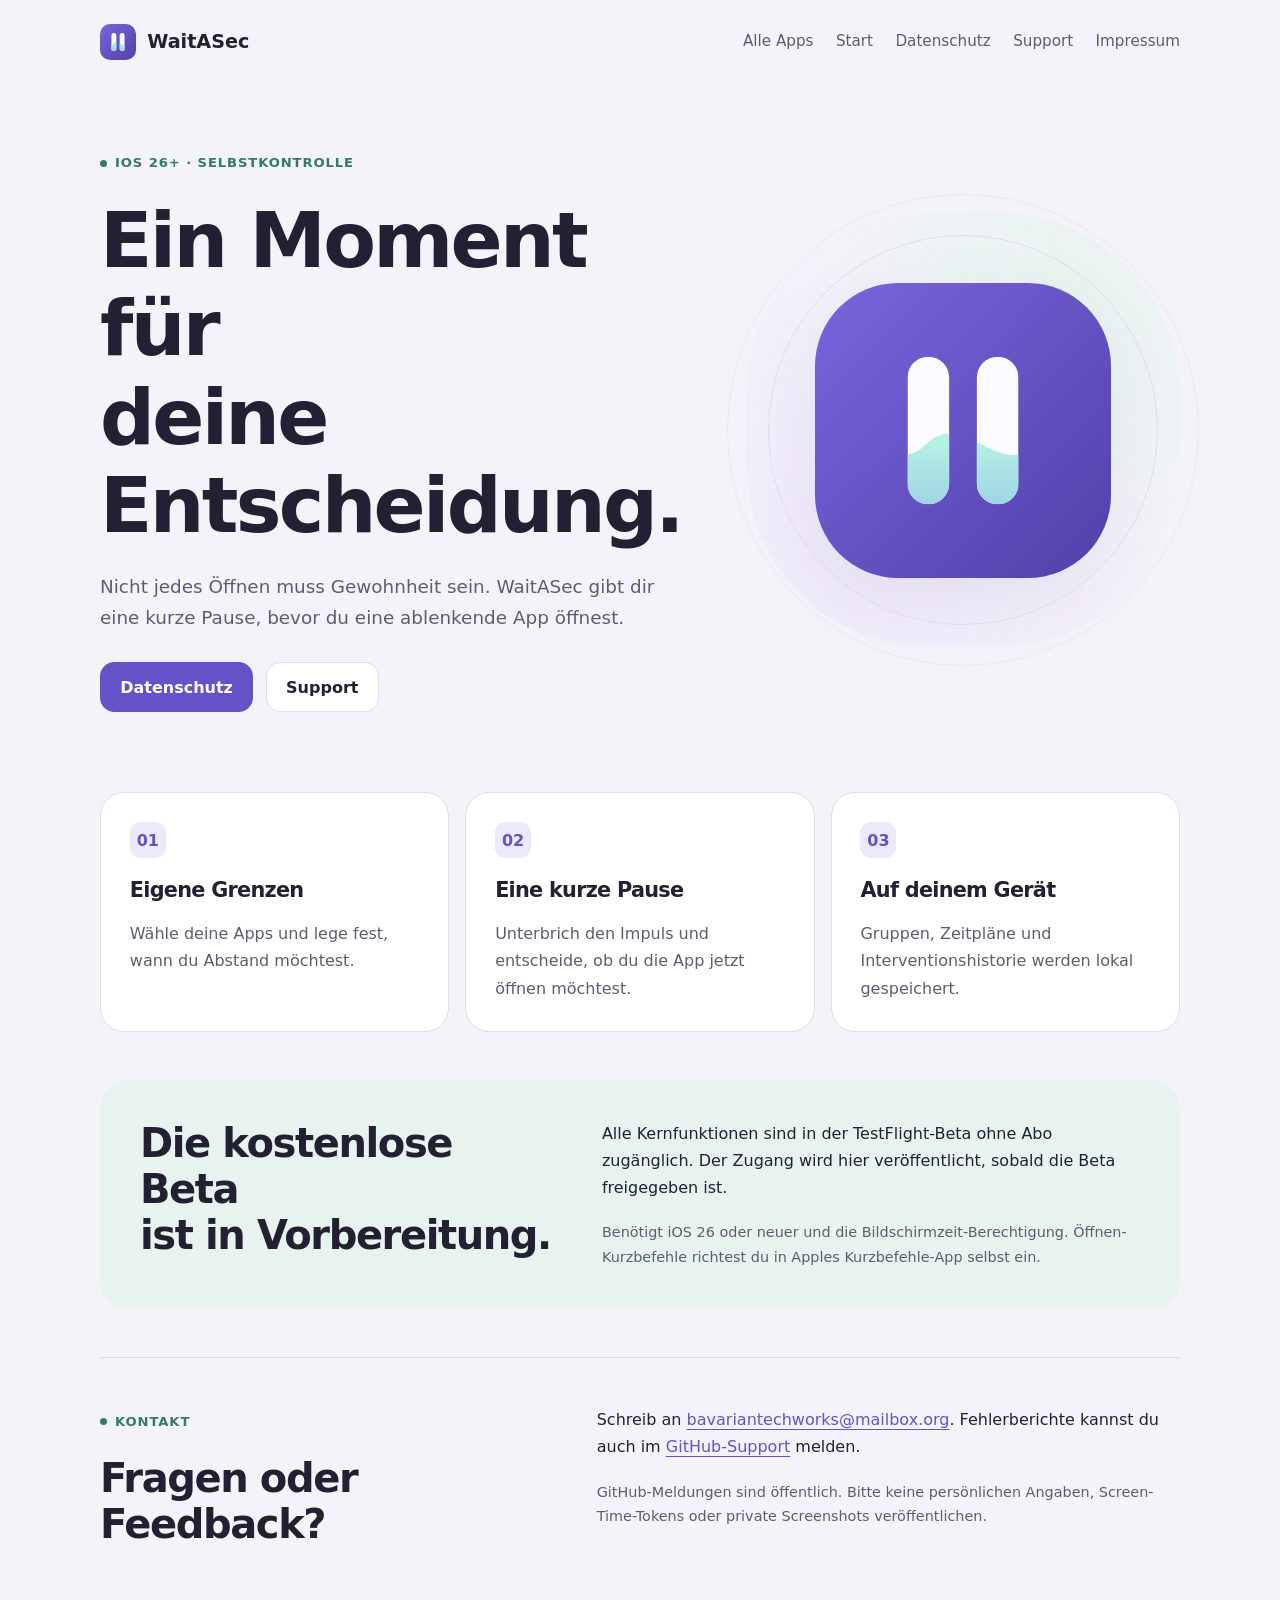
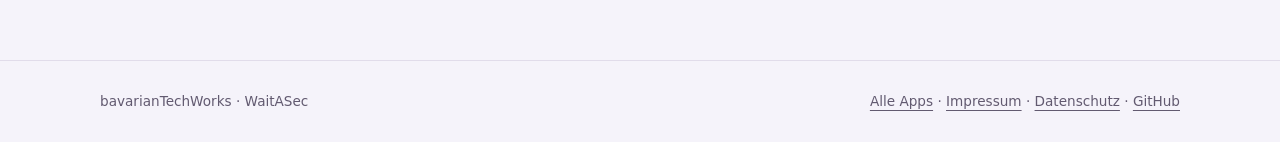
<file: index.html>
<!doctype html>
<html lang="de">
  <head>
    <meta charset="utf-8" />
    <meta name="viewport" content="width=device-width,initial-scale=1" />
    <meta
      name="description"
      content="Eine bewusste Pause vor dem Öffnen ablenkender Apps. Offizielle Informationen, Datenschutz und Support für WaitASec."
    />
    <meta name="theme-color" content="#6552c8" />
    <title>WaitASec — Ein Moment für deine Entscheidung</title>
    <link rel="icon" href="icon.svg?v=20261002-a" type="image/svg+xml" />
    <link rel="stylesheet" href="style.css?v=20261002-a" />
  </head>
  <body>
    <a class="skip" href="#main">Zum Inhalt</a>
    <header class="container header">
      <a class="brand" href="./"
        ><img src="icon.svg?v=20261002-a" alt="" width="36" height="36" />WaitASec</a
      >
      <nav aria-label="Hauptnavigation">
        <a href="https://makki93.github.io/">Alle Apps</a>
        <a href="./">Start</a><a href="privacy/">Datenschutz</a
        ><a href="#support">Support</a>
      <a href="https://makki93.github.io/impressum.html">Impressum</a>
      </nav>
    </header>
    <main id="main" class="container">
      <section class="hero">
        <div>
          <p class="eyebrow">iOS 26+ · Selbstkontrolle</p>
          <h1>Ein Moment für<br />deine Entscheidung.</h1>
          <p class="lead">
            Nicht jedes Öffnen muss Gewohnheit sein. WaitASec gibt dir eine
            kurze Pause, bevor du eine ablenkende App öffnest.
          </p>
          <div class="actions">
            <a class="button" href="privacy/">Datenschutz</a
            ><a class="button secondary" href="#support">Support</a>
          </div>
        </div>
        <div class="art" aria-hidden="true">
          <div class="orb">
            <img src="icon.svg?v=20261002-a" alt="" width="256" height="256" />
          </div>
        </div>
      </section>
      <section class="grid" aria-label="Funktionen">
        <article class="card">
          <span class="number" aria-hidden="true">01</span>
          <h2 style="font-size: 1.3rem">Eigene Grenzen</h2>
          <p>Wähle deine Apps und lege fest, wann du Abstand möchtest.</p>
        </article>
        <article class="card">
          <span class="number" aria-hidden="true">02</span>
          <h2 style="font-size: 1.3rem">Eine kurze Pause</h2>
          <p>
            Unterbrich den Impuls und entscheide, ob du die App jetzt öffnen
            möchtest.
          </p>
        </article>
        <article class="card">
          <span class="number" aria-hidden="true">03</span>
          <h2 style="font-size: 1.3rem">Auf deinem Gerät</h2>
          <p>
            Gruppen, Zeitpläne und Interventionshistorie werden lokal
            gespeichert.
          </p>
        </article>
      </section>
      <section class="section">
        <div class="beta">
          <h2>Die kostenlose Beta<br />ist in Vorbereitung.</h2>
          <div>
            <p>
              Alle Kernfunktionen sind in der TestFlight-Beta ohne Abo
              zugänglich. Der Zugang wird hier veröffentlicht, sobald die Beta
              freigegeben ist.
            </p>
            <p class="small">
              Benötigt iOS 26 oder neuer und die Bildschirmzeit-Berechtigung.
              Öffnen-Kurzbefehle richtest du in Apples Kurzbefehle-App selbst
              ein.
            </p>
          </div>
        </div>
      </section>
      <section id="support" class="section support">
        <div>
          <p class="eyebrow">Kontakt</p>
          <h2>Fragen oder Feedback?</h2>
        </div>
        <div>
          <p>
            Schreib an
            <a href="mailto:bavariantechworks@mailbox.org"
              >bavariantechworks@mailbox.org</a
            >. Fehlerberichte kannst du auch im
            <a href="https://github.com/Makki93/WaitASec-Info/issues"
              >GitHub-Support</a
            >
            melden.
          </p>
          <p class="small">
            GitHub-Meldungen sind öffentlich. Bitte keine persönlichen Angaben,
            Screen-Time-Tokens oder private Screenshots veröffentlichen.
          </p>
        </div>
      </section>
    </main>
    <footer>
      <div class="container footer">
        <p>bavarianTechWorks · WaitASec</p>
        <div>
          <a href="https://makki93.github.io/">Alle Apps</a> · <a href="https://makki93.github.io/impressum.html">Impressum</a> ·
          <a href="privacy/">Datenschutz</a> ·
          <a href="https://github.com/Makki93/WaitASec-Info">GitHub</a>
        </div>
      </div>
    </footer>
  </body>
</html>
</file>
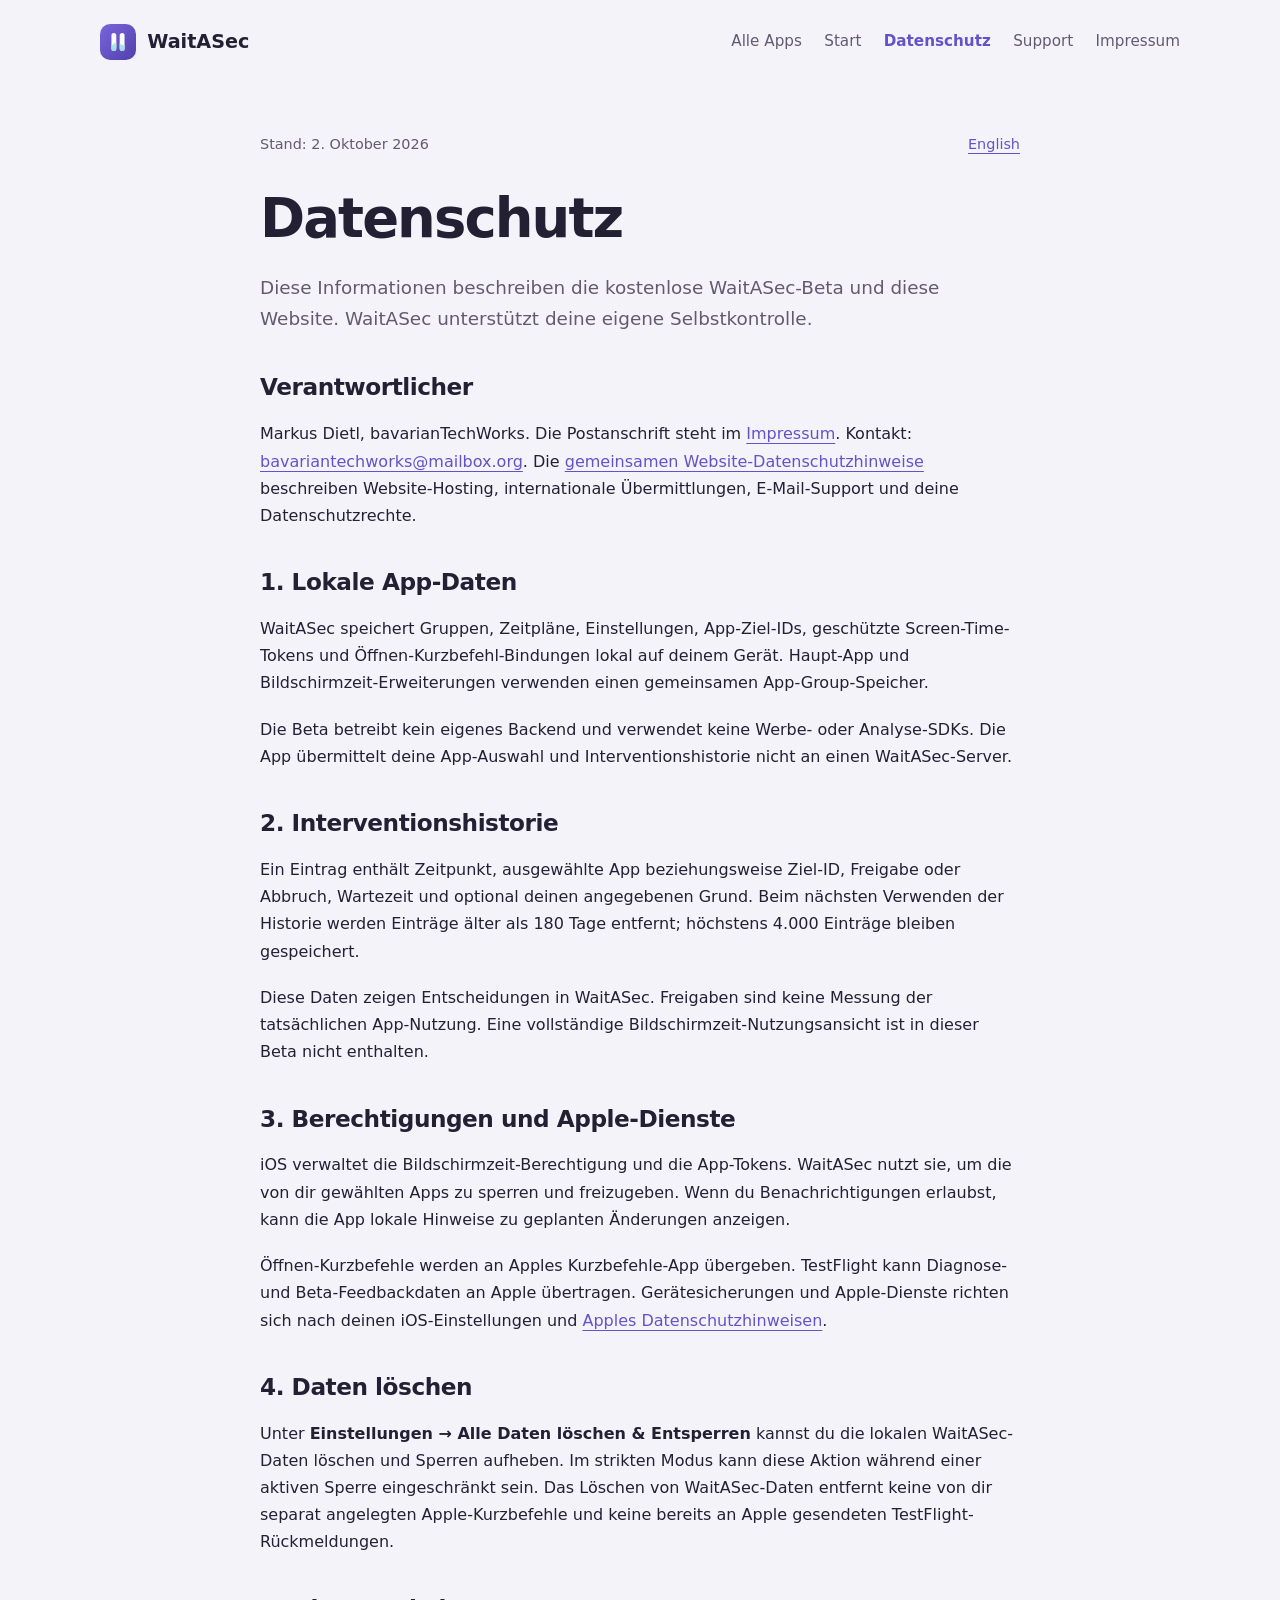
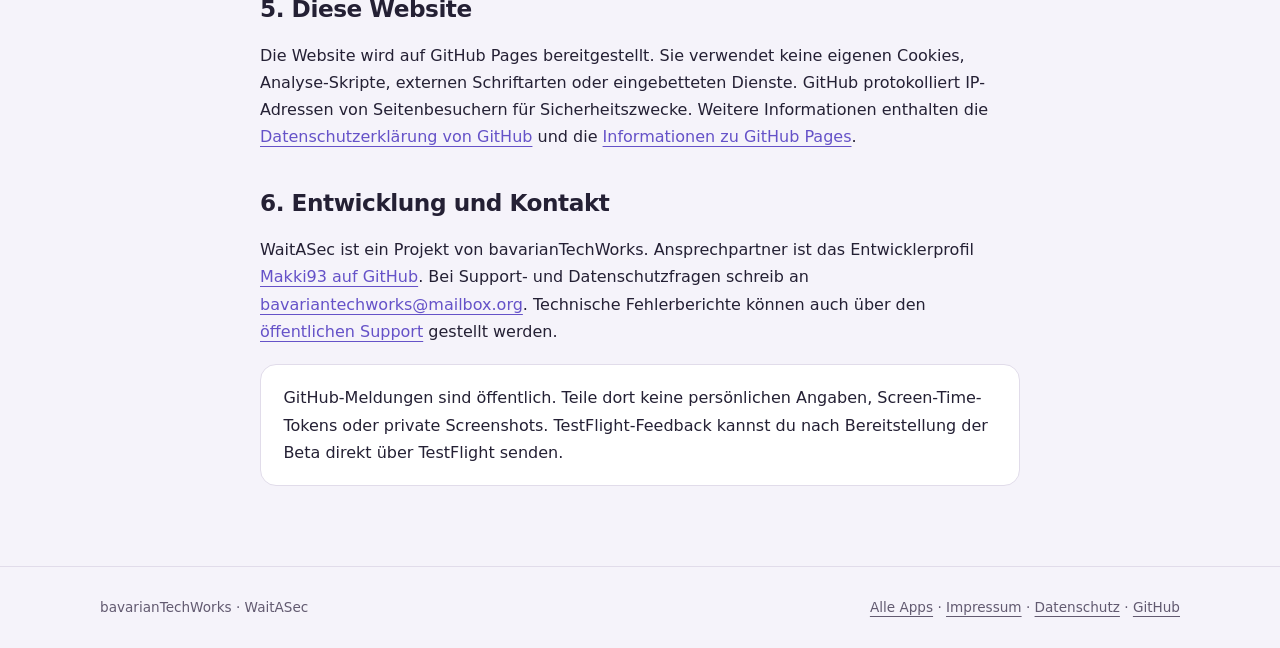
<file: privacy/index.html>
<!doctype html>
<html lang="de">
  <head>
    <meta charset="utf-8" />
    <meta name="viewport" content="width=device-width,initial-scale=1" />
    <meta
      name="description"
      content="Datenschutz der WaitASec-Beta: lokale Daten, Interventionshistorie, Apple-Dienste und GitHub Pages."
    />
    <meta name="theme-color" content="#6552c8" />
    <title>WaitASec — Datenschutz</title>
    <link rel="icon" href="../icon.svg?v=20261002-a" type="image/svg+xml" />
    <link rel="stylesheet" href="../style.css?v=20261002-a" />
  </head>
  <body>
    <a class="skip" href="#main">Zum Inhalt</a>
    <header class="container header">
      <a class="brand" href="../"
        ><img src="../icon.svg?v=20261002-a" alt="" width="36" height="36" />WaitASec</a
      >
      <nav aria-label="Hauptnavigation">
        <a href="https://makki93.github.io/">Alle Apps</a>
        <a href="../">Start</a><a href="./" aria-current="page">Datenschutz</a
        ><a href="../#support">Support</a>
      <a href="https://makki93.github.io/impressum.html">Impressum</a>
      </nav>
    </header>
    <main id="main" class="container document">
      <div class="meta">
        <span>Stand: 2. Oktober 2026</span
        ><a href="en/" lang="en" hreflang="en">English</a>
      </div>
      <h1>Datenschutz</h1>
      <p class="intro">
        Diese Informationen beschreiben die kostenlose WaitASec-Beta und diese
        Website. WaitASec unterstützt deine eigene Selbstkontrolle.
      </p>
      <h2>Verantwortlicher</h2><p>Markus Dietl, bavarianTechWorks. Die Postanschrift steht im <a href="https://makki93.github.io/impressum.html">Impressum</a>. Kontakt: <a href="mailto:bavariantechworks@mailbox.org">bavariantechworks@mailbox.org</a>. Die <a href="https://makki93.github.io/privacy.html">gemeinsamen Website-Datenschutzhinweise</a> beschreiben Website-Hosting, internationale Übermittlungen, E-Mail-Support und deine Datenschutzrechte.</p>
      <h2>1. Lokale App-Daten</h2>
      <p>
        WaitASec speichert Gruppen, Zeitpläne, Einstellungen, App-Ziel-IDs,
        geschützte Screen-Time-Tokens und Öffnen-Kurzbefehl-Bindungen lokal auf
        deinem Gerät. Haupt-App und Bildschirmzeit-Erweiterungen verwenden einen
        gemeinsamen App-Group-Speicher.
      </p>
      <p>
        Die Beta betreibt kein eigenes Backend und verwendet keine Werbe- oder
        Analyse-SDKs. Die App übermittelt deine App-Auswahl und
        Interventionshistorie nicht an einen WaitASec-Server.
      </p>
      <h2>2. Interventionshistorie</h2>
      <p>
        Ein Eintrag enthält Zeitpunkt, ausgewählte App beziehungsweise Ziel-ID,
        Freigabe oder Abbruch, Wartezeit und optional deinen angegebenen Grund.
        Beim nächsten Verwenden der Historie werden Einträge älter als 180 Tage
        entfernt; höchstens 4.000 Einträge bleiben gespeichert.
      </p>
      <p>
        Diese Daten zeigen Entscheidungen in WaitASec. Freigaben sind keine
        Messung der tatsächlichen App-Nutzung. Eine vollständige
        Bildschirmzeit-Nutzungsansicht ist in dieser Beta nicht enthalten.
      </p>
      <h2>3. Berechtigungen und Apple-Dienste</h2>
      <p>
        iOS verwaltet die Bildschirmzeit-Berechtigung und die App-Tokens.
        WaitASec nutzt sie, um die von dir gewählten Apps zu sperren und
        freizugeben. Wenn du Benachrichtigungen erlaubst, kann die App lokale
        Hinweise zu geplanten Änderungen anzeigen.
      </p>
      <p>
        Öffnen-Kurzbefehle werden an Apples Kurzbefehle-App übergeben.
        TestFlight kann Diagnose- und Beta-Feedbackdaten an Apple übertragen.
        Gerätesicherungen und Apple-Dienste richten sich nach deinen
        iOS-Einstellungen und
        <a href="https://www.apple.com/legal/privacy/de-ww/"
          >Apples Datenschutzhinweisen</a
        >.
      </p>
      <h2>4. Daten löschen</h2>
      <p>
        Unter
        <strong>Einstellungen → Alle Daten löschen &amp; Entsperren</strong>
        kannst du die lokalen WaitASec-Daten löschen und Sperren aufheben. Im
        strikten Modus kann diese Aktion während einer aktiven Sperre
        eingeschränkt sein. Das Löschen von WaitASec-Daten entfernt keine von
        dir separat angelegten Apple-Kurzbefehle und keine bereits an Apple
        gesendeten TestFlight-Rückmeldungen.
      </p>
      <h2>5. Diese Website</h2>
      <p>
        Die Website wird auf GitHub Pages bereitgestellt. Sie verwendet keine
        eigenen Cookies, Analyse-Skripte, externen Schriftarten oder
        eingebetteten Dienste. GitHub protokolliert IP-Adressen von
        Seitenbesuchern für Sicherheitszwecke. Weitere Informationen enthalten
        die
        <a
          href="https://docs.github.com/en/site-policy/privacy-policies/github-general-privacy-statement"
          >Datenschutzerklärung von GitHub</a
        >
        und die
        <a
          href="https://docs.github.com/en/pages/getting-started-with-github-pages/what-is-github-pages"
          >Informationen zu GitHub Pages</a
        >.
      </p>
      <h2>6. Entwicklung und Kontakt</h2>
      <p>
        WaitASec ist ein Projekt von bavarianTechWorks. Ansprechpartner ist das
        Entwicklerprofil
        <a href="https://github.com/Makki93">Makki93 auf GitHub</a>. Bei
        Support- und Datenschutzfragen schreib an
        <a href="mailto:bavariantechworks@mailbox.org"
          >bavariantechworks@mailbox.org</a
        >. Technische Fehlerberichte können auch über den
        <a href="https://github.com/Makki93/WaitASec-Info/issues"
          >öffentlichen Support</a
        >
        gestellt werden.
      </p>
      <div class="notice">
        <p>
          GitHub-Meldungen sind öffentlich. Teile dort keine persönlichen
          Angaben, Screen-Time-Tokens oder private Screenshots.
          TestFlight-Feedback kannst du nach Bereitstellung der Beta direkt über
          TestFlight senden.
        </p>
      </div>
    </main>
    <footer>
      <div class="container footer">
        <p>bavarianTechWorks · WaitASec</p>
        <div>
          <a href="https://makki93.github.io/">Alle Apps</a> · <a href="https://makki93.github.io/impressum.html">Impressum</a> ·
          <a href="../privacy/">Datenschutz</a> ·
          <a href="https://github.com/Makki93/WaitASec-Info">GitHub</a>
        </div>
      </div>
    </footer>
  </body>
</html>
</file>
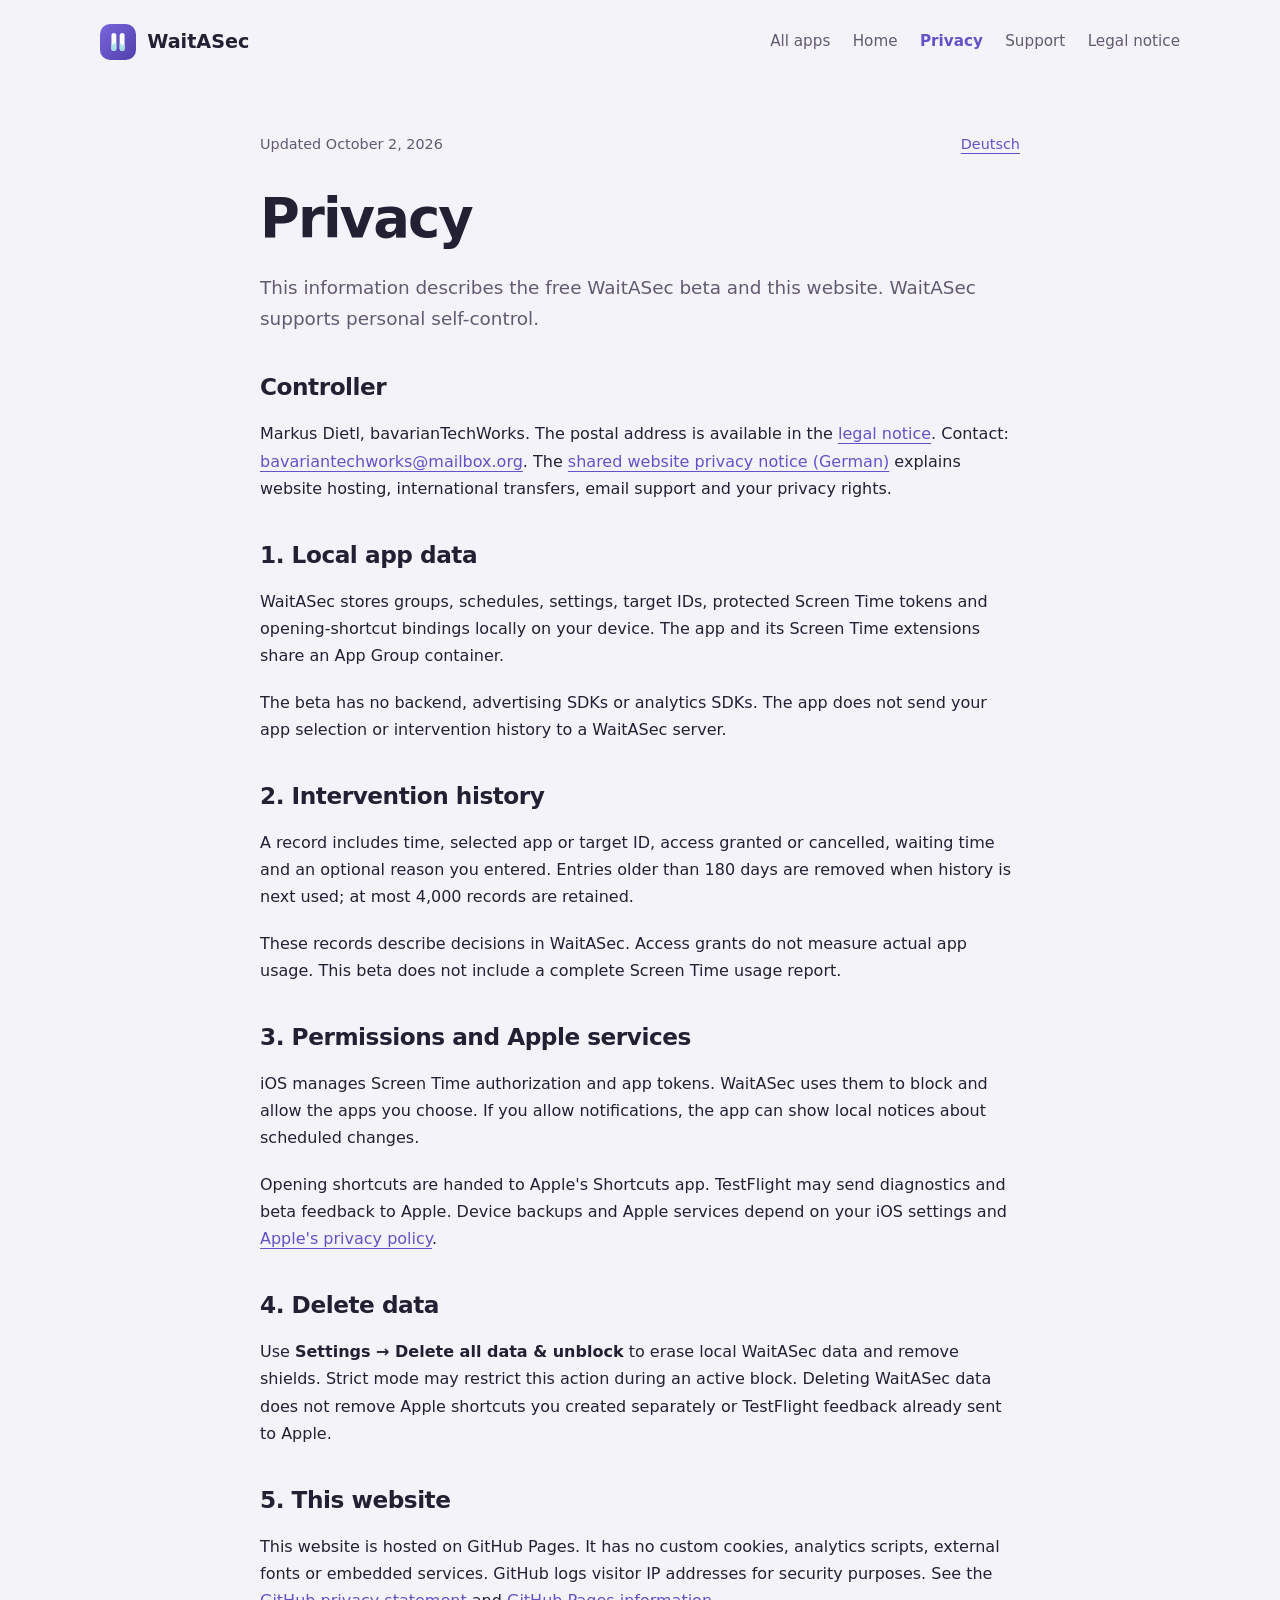
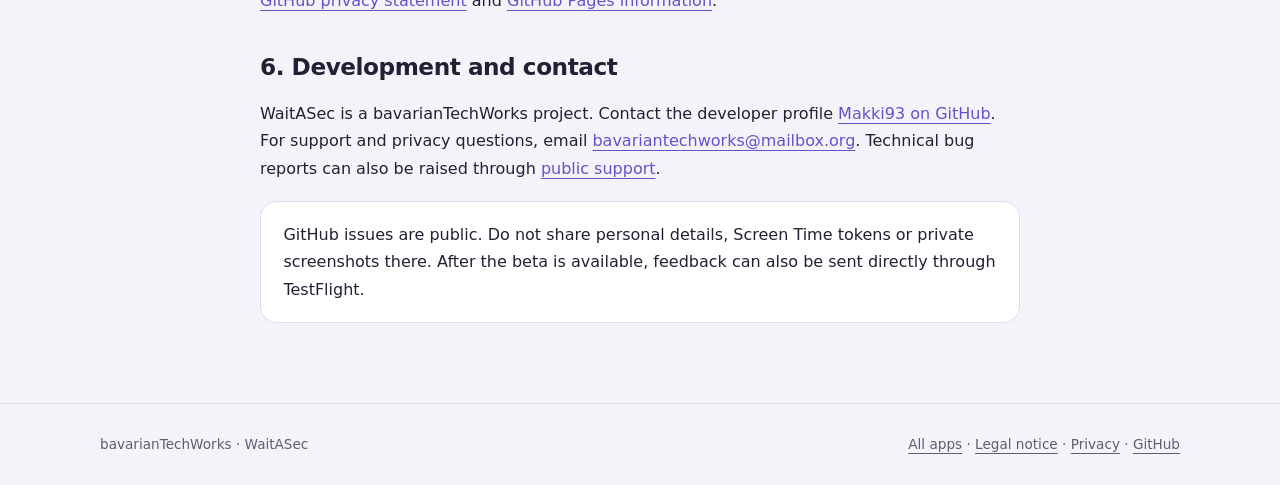
<file: privacy/en/index.html>
<!doctype html>
<html lang="en">
  <head>
    <meta charset="utf-8" />
    <meta name="viewport" content="width=device-width,initial-scale=1" />
    <meta
      name="description"
      content="Privacy information for the WaitASec beta: local storage, intervention history, Apple services and GitHub Pages."
    />
    <meta name="theme-color" content="#6552c8" />
    <title>WaitASec — Privacy</title>
    <link rel="icon" href="../../icon.svg?v=20261002-a" type="image/svg+xml" />
    <link rel="stylesheet" href="../../style.css?v=20261002-a" />
  </head>
  <body>
    <a class="skip" href="#main">Skip to content</a>
    <header class="container header">
      <a class="brand" href="../../"
        ><img src="../../icon.svg?v=20261002-a" alt="" width="36" height="36" />WaitASec</a
      >
      <nav aria-label="Main navigation">
        <a href="https://makki93.github.io/">All apps</a>
        <a href="../../">Home</a><a href="./" aria-current="page">Privacy</a
        ><a href="../../#support">Support</a>
      <a href="https://makki93.github.io/impressum.html">Legal notice</a>
      </nav>
    </header>
    <main id="main" class="container document">
      <div class="meta">
        <span>Updated October 2, 2026</span
        ><a href="../" lang="de" hreflang="de">Deutsch</a>
      </div>
      <h1>Privacy</h1>
      <p class="intro">
        This information describes the free WaitASec beta and this website.
        WaitASec supports personal self-control.
      </p>
      <h2>Controller</h2><p>Markus Dietl, bavarianTechWorks. The postal address is available in the <a href="https://makki93.github.io/impressum.html">legal notice</a>. Contact: <a href="mailto:bavariantechworks@mailbox.org">bavariantechworks@mailbox.org</a>. The <a href="https://makki93.github.io/privacy.html" lang="de">shared website privacy notice (German)</a> explains website hosting, international transfers, email support and your privacy rights.</p>
      <h2>1. Local app data</h2>
      <p>
        WaitASec stores groups, schedules, settings, target IDs, protected
        Screen Time tokens and opening-shortcut bindings locally on your device.
        The app and its Screen Time extensions share an App Group container.
      </p>
      <p>
        The beta has no backend, advertising SDKs or analytics SDKs. The app
        does not send your app selection or intervention history to a WaitASec
        server.
      </p>
      <h2>2. Intervention history</h2>
      <p>
        A record includes time, selected app or target ID, access granted or
        cancelled, waiting time and an optional reason you entered. Entries
        older than 180 days are removed when history is next used; at most 4,000
        records are retained.
      </p>
      <p>
        These records describe decisions in WaitASec. Access grants do not
        measure actual app usage. This beta does not include a complete Screen
        Time usage report.
      </p>
      <h2>3. Permissions and Apple services</h2>
      <p>
        iOS manages Screen Time authorization and app tokens. WaitASec uses them
        to block and allow the apps you choose. If you allow notifications, the
        app can show local notices about scheduled changes.
      </p>
      <p>
        Opening shortcuts are handed to Apple's Shortcuts app. TestFlight may
        send diagnostics and beta feedback to Apple. Device backups and Apple
        services depend on your iOS settings and
        <a href="https://www.apple.com/legal/privacy/en-ww/"
          >Apple's privacy policy</a
        >.
      </p>
      <h2>4. Delete data</h2>
      <p>
        Use <strong>Settings → Delete all data &amp; unblock</strong> to erase
        local WaitASec data and remove shields. Strict mode may restrict this
        action during an active block. Deleting WaitASec data does not remove
        Apple shortcuts you created separately or TestFlight feedback already
        sent to Apple.
      </p>
      <h2>5. This website</h2>
      <p>
        This website is hosted on GitHub Pages. It has no custom cookies,
        analytics scripts, external fonts or embedded services. GitHub logs
        visitor IP addresses for security purposes. See the
        <a
          href="https://docs.github.com/en/site-policy/privacy-policies/github-general-privacy-statement"
          >GitHub privacy statement</a
        >
        and
        <a
          href="https://docs.github.com/en/pages/getting-started-with-github-pages/what-is-github-pages"
          >GitHub Pages information</a
        >.
      </p>
      <h2>6. Development and contact</h2>
      <p>
        WaitASec is a bavarianTechWorks project. Contact the developer profile
        <a href="https://github.com/Makki93">Makki93 on GitHub</a>. For support
        and privacy questions, email
        <a href="mailto:bavariantechworks@mailbox.org"
          >bavariantechworks@mailbox.org</a
        >. Technical bug reports can also be raised through
        <a href="https://github.com/Makki93/WaitASec-Info/issues"
          >public support</a
        >.
      </p>
      <div class="notice">
        <p>
          GitHub issues are public. Do not share personal details, Screen Time
          tokens or private screenshots there. After the beta is available,
          feedback can also be sent directly through TestFlight.
        </p>
      </div>
    </main>
    <footer>
      <div class="container footer">
        <p>bavarianTechWorks · WaitASec</p>
        <div>
          <a href="https://makki93.github.io/">All apps</a> · <a href="https://makki93.github.io/impressum.html">Legal notice</a> ·
          <a href="./">Privacy</a> ·
          <a href="https://github.com/Makki93/WaitASec-Info">GitHub</a>
        </div>
      </div>
    </footer>
  </body>
</html>
</file>
<file: style.css>
:root {
  color-scheme: light dark;
  --bg: #f5f3fa;
  --surface: #fff;
  --ink: #242034;
  --muted: #625a70;
  --accent: #6552c8;
  --line: #e1dcea;
  --mint: #337b65;
  --wash: #ede8fa;
  --mintwash: #e6f3ee;
  --shadow: 0 24px 70px #3e2c7010;
  font-family:
    ui-sans-serif,
    system-ui,
    -apple-system,
    BlinkMacSystemFont,
    "Segoe UI",
    sans-serif;
}
* {
  box-sizing: border-box;
}
html {
  scroll-padding-top: 2rem;
}
body {
  margin: 0;
  background: var(--bg);
  color: var(--ink);
  font-size: 1rem;
  line-height: 1.7;
}
a {
  color: var(--accent);
  text-underline-offset: 4px;
}
a:hover {
  text-decoration-thickness: 2px;
}
a:focus-visible,
summary:focus-visible {
  outline: 3px solid var(--mint);
  outline-offset: 5px;
  border-radius: 4px;
}
h1,
h2,
h3,
p {
  margin-top: 0;
}
h1,
h2,
h3 {
  line-height: 1.15;
  letter-spacing: -0.035em;
}
h1 {
  font-size: clamp(2.7rem, 6vw, 4.8rem);
  font-weight: 750;
  margin-bottom: 1.3rem;
}
h2 {
  font-size: clamp(1.8rem, 3.5vw, 2.5rem);
}
h3 {
  font-size: 1.3rem;
}
p {
  margin-bottom: 1.2rem;
}
.container {
  width: min(1080px, 100% - 3rem);
  margin-inline: auto;
}
.skip {
  position: absolute;
  left: 1rem;
  top: -5rem;
  background: var(--surface);
  padding: 0.6rem 1rem;
  z-index: 10;
}
.skip:focus {
  top: 1rem;
}
.header {
  display: flex;
  flex-wrap: wrap;
  align-items: center;
  justify-content: space-between;
  gap: 1rem;
  padding-block: 1.5rem;
}
.brand {
  display: flex;
  align-items: center;
  gap: 0.7rem;
  text-decoration: none;
  color: var(--ink);
  font-size: 1.2rem;
  font-weight: 750;
}
.brand img {
  width: 36px;
  height: 36px;
}
nav {
  display: flex;
  flex-wrap: wrap;
  gap: 1.4rem;
}
nav a {
  font-size: 0.95rem;
  color: var(--muted);
  text-decoration: none;
}
nav a[aria-current="page"] {
  color: var(--accent);
  font-weight: 650;
}
.hero {
  display: grid;
  grid-template-columns: 1.2fr 1fr;
  gap: 4rem;
  align-items: center;
  padding-block: 4rem 5rem;
}
.eyebrow {
  display: inline-flex;
  align-items: center;
  gap: 0.5rem;
  color: var(--mint);
  font-size: 0.82rem;
  font-weight: 650;
  letter-spacing: 0.07em;
  text-transform: uppercase;
  margin-bottom: 1.4rem;
}
.eyebrow:before {
  content: "";
  width: 7px;
  height: 7px;
  background: currentColor;
  border-radius: 50%;
}
.lead {
  font-size: 1.15rem;
  color: var(--muted);
  max-width: 36rem;
}
.actions {
  display: flex;
  gap: 0.8rem;
  flex-wrap: wrap;
  margin-top: 1.8rem;
}
.button {
  display: inline-flex;
  align-items: center;
  justify-content: center;
  min-height: 48px;
  padding: 0.65rem 1.2rem;
  text-decoration: none;
  font-weight: 650;
  border-radius: 14px;
  background: var(--accent);
  color: var(--surface);
  border: 1px solid var(--accent);
}
.button.secondary {
  background: var(--surface);
  color: var(--ink);
  border-color: var(--line);
}
.art {
  position: relative;
  aspect-ratio: 1;
  background:
    radial-gradient(ellipse at 70% 25%, var(--mintwash), transparent 60%),
    radial-gradient(ellipse at 30% 70%, var(--wash), transparent 70%);
  display: grid;
  place-items: center;
  border-radius: 42%;
}
.orb {
  position: relative;
  display: grid;
  place-items: center;
  width: 68%;
  aspect-ratio: 1;
  border-radius: 28%;
  box-shadow: var(--shadow);
}
.orb:before,
.orb:after {
  content: "";
  position: absolute;
  inset: -16%;
  border: 1px solid var(--line);
  border-radius: 50%;
}
.orb:after {
  inset: -30%;
  opacity: 0.5;
}
.orb img {
  display: block;
  width: 100%;
  height: auto;
}
.grid {
  display: grid;
  grid-template-columns: repeat(3, 1fr);
  gap: 1rem;
}
.card {
  background: var(--surface);
  border: 1px solid var(--line);
  padding: 1.8rem;
  border-radius: 24px;
}
.card p {
  color: var(--muted);
  margin: 0;
}
.number {
  display: inline-grid;
  place-items: center;
  width: 36px;
  height: 36px;
  background: var(--wash);
  color: var(--accent);
  border-radius: 11px;
  font-weight: 650;
  margin-bottom: 1.3rem;
}
.section {
  padding-block: 3rem;
}
.beta {
  display: grid;
  grid-template-columns: 1fr 1.3fr;
  gap: 3rem;
  padding: 2.5rem;
  background: var(--mintwash);
  border-radius: 28px;
}
.beta h2 {
  margin: 0;
}
.beta p:last-child {
  margin: 0;
}
.support {
  border-top: 1px solid var(--line);
  display: grid;
  grid-template-columns: 1fr 1.3fr;
  gap: 3rem;
}
.small {
  font-size: 0.9rem;
  color: var(--muted);
}
footer {
  border-top: 1px solid var(--line);
  padding-block: 1.8rem;
  margin-top: 2rem;
}
.footer {
  display: flex;
  justify-content: space-between;
  gap: 1rem;
  flex-wrap: wrap;
  color: var(--muted);
  font-size: 0.85rem;
}
.footer p {
  margin: 0;
}
.footer a {
  color: var(--muted);
}
.document {
  max-width: 760px;
  padding-block: 3rem;
}
.document h1 {
  font-size: clamp(2.3rem, 5vw, 3.4rem);
}
.document h2 {
  font-size: 1.45rem;
  margin-top: 2.5rem;
  letter-spacing: -0.02em;
}
.document .intro {
  font-size: 1.15rem;
  color: var(--muted);
}
.document ul {
  padding-left: 1.4rem;
}
.document li {
  margin-block: 0.4rem;
}
.document .meta {
  display: flex;
  justify-content: space-between;
  gap: 1rem;
  flex-wrap: wrap;
  margin-bottom: 2rem;
  color: var(--muted);
  font-size: 0.9rem;
}
.document .notice {
  padding: 1.2rem 1.4rem;
  background: var(--surface);
  border: 1px solid var(--line);
  border-radius: 16px;
}
.document .notice p:last-child {
  margin: 0;
}
@media (prefers-color-scheme: dark) {
  :root {
    --bg: #12111a;
    --surface: #211f2b;
    --ink: #f5f2fa;
    --muted: #c1b8ce;
    --accent: #b5a7ff;
    --line: #413b50;
    --mint: #8dcab7;
    --wash: #332a4f;
    --mintwash: #1e332b;
    --shadow: 0 24px 70px #0003;
  }
  .button {
    color: #211f2b;
  }
  .button.secondary {
    color: var(--ink);
  }
}
@media (max-width: 700px) {
  .container {
    width: calc(100% - 2rem);
  }
  .header {
    align-items: center;
  }
  nav {
    gap: 0.75rem;
  }
  .hero {
    grid-template-columns: 1fr;
    gap: 1rem;
    padding-block: 2.5rem;
  }
  .art {
    width: 65%;
    max-width: 320px;
    margin-inline: auto;
  }
  .pause span {
    height: 55px;
    width: 13px;
  }
  .pause {
    gap: 12px;
  }
  .grid,
  .beta,
  .support {
    grid-template-columns: 1fr;
  }
  .beta,
  .support {
    gap: 1rem;
  }
  .beta {
    padding: 1.5rem;
  }
  .section {
    padding-block: 2rem;
  }
  .card {
    padding: 1.5rem;
  }
  .document {
    padding-block: 2rem;
  }
}
@media (max-width: 380px) {
  h1 {
    font-size: 2.35rem;
  }
}
</file>
